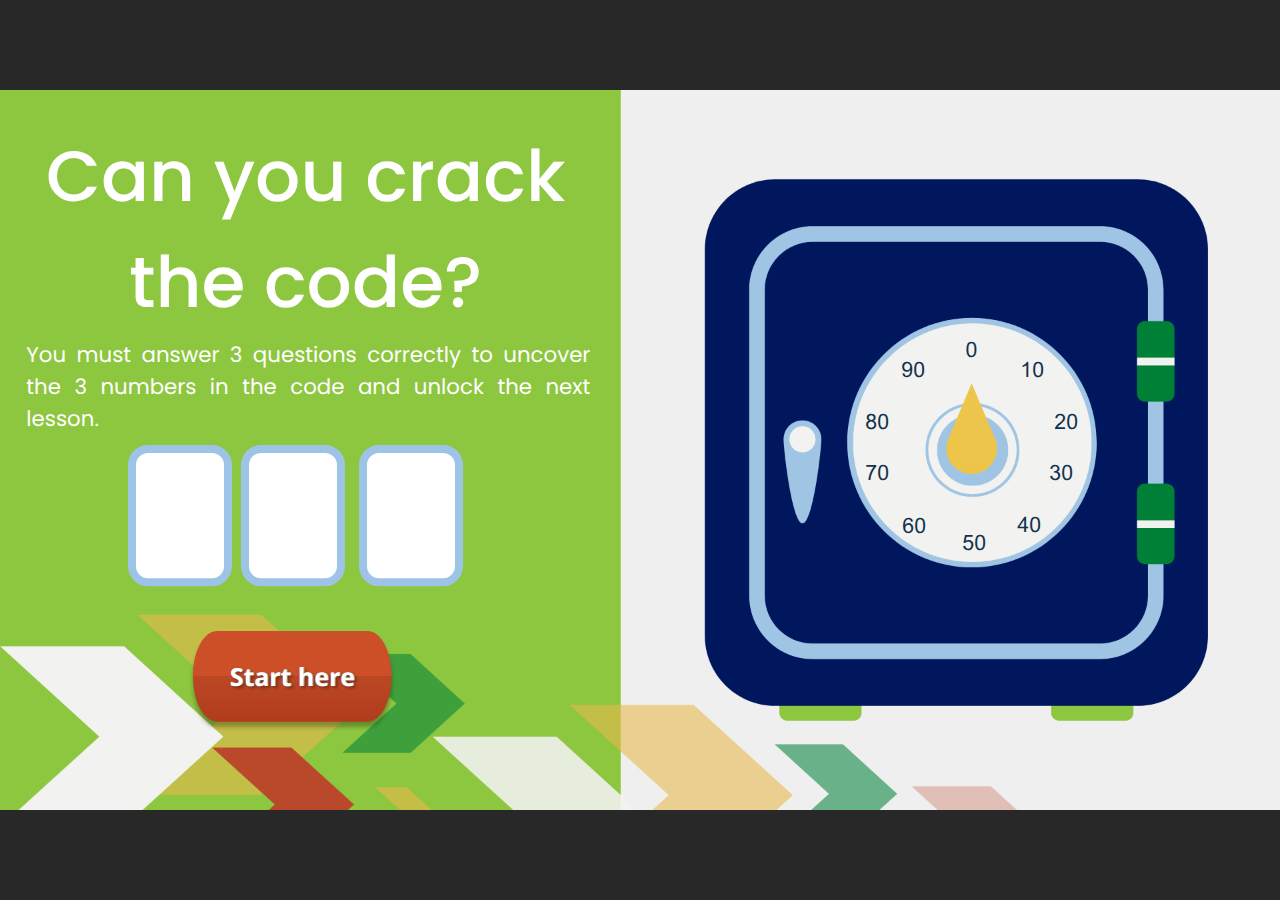
<file: index.html>
<!doctype html>
<html lang="en-US">
<head>
  <meta charset="utf-8">
  <!-- Created using Storyline 360 - http://www.articulate.com  -->
  <!-- version: 3.66.28355.0 -->
  <title>code claim questions</title>
  <meta http-equiv="x-ua-compatible" content="IE=edge"/>
  <meta name="viewport" content="width=device-width,initial-scale=1,user-scalable=no,shrink-to-fit=no,minimal-ui"/>
  <meta name="apple-mobile-web-app-capable" content="yes"/>
  <style>
    html, body { height: 100%; padding: 0; margin: 0 }
    #app { height: 100%; width: 100%; }
  </style>

  <script>
    window.DS = {};
    window.globals = {
      DATA_PATH_BASE: '',
      HAS_FRAME: true,
      HAS_SLIDE: true,

      lmsPresent: false,
      tinCanPresent: false,
      cmi5Present: false,
      aoSupport: false,
      scale: 'noscale',
      captureRc: false,
      browserSize: 'optimal',
      bgColor: '#282828',
      features: 'AccessibleVideo,IE11Warning,InsertSvgPicture,LayerPresentAsDialog,MultipleQuizTracking,QuestionCorrectVariable,UpdatedThemeEditor',
      themeName: 'unified',
      preloaderColor: '#FFFFFF',
      suppressAnalytics: false,
      productChannel: 'stable',
      publishSource: 'storyline',
      aid: 'aid|da12b323-34c6-4577-a41c-5a0708fa4a30',
      cid: '679d8763-bc2d-4cab-8ef1-209d460b1ab8',
      playerVersion: '3.66.28355.0',
      publishTimestamp: '2022-10-06T10:45:30.8021072Z',
      maxIosVideoElements: 10,

      
      parseParams: function(qs) {
        if (window.globals.parsedParams != null) {
          return window.globals.parsedParams;
        }
        qs = (qs || window.location.search.substr(1)).split('+').join(' ');
        var params = {},
            tokens,
            re = /[?&]?([^=]+)=([^&]*)/g;

        while (tokens = re.exec(qs)) {
          params[decodeURIComponent(tokens[1]).trim()] =
            decodeURIComponent(tokens[2]).trim();
        }
        window.globals.parsedParams = params;
        return params;
      }

    };
  </script>
  <script>
    var isIe11 = ('ActiveXObject' in window || window.MSBlobBuilder != null)
      && window.msCrypto != null && !window.ActiveXObject;
    if (isIe11 && window.globals.features.indexOf('IE11Warning') != -1) {
      window.globals.unsupportedBrowser = true;
      document.write(atob('[base64]'));
    }
  </script>
  
  <script>window.THREE = { };</script>
  
</head>
<body style="background: #282828" class="cs-HTML theme-unified">
  <!-- 360 -->
  <script>!function(e){var i=/iPhone/i,o=/iPod/i,n=/iPad/i,t=/(?=.*\bAndroid\b)(?=.*\bMobile\b)/i,d=/Android/i,s=/(?=.*\bAndroid\b)(?=.*\bSD4930UR\b)/i,b=/(?=.*\bAndroid\b)(?=.*\b(?:KFOT|KFTT|KFJWI|KFJWA|KFSOWI|KFTHWI|KFTHWA|KFAPWI|KFAPWA|KFARWI|KFASWI|KFSAWI|KFSAWA)\b)/i,r=/IEMobile/i,h=/(?=.*\bWindows\b)(?=.*\bARM\b)/i,a=/BlackBerry/i,l=/BB10/i,p=/Opera Mini/i,f=/(CriOS|Chrome)(?=.*\bMobile\b)/i,u=/(?=.*\bFirefox\b)(?=.*\bMobile\b)/i,c=new RegExp("(?:Nexus 7|BNTV250|Kindle Fire|Silk|GT-P1000)","i"),w=function(e,i){return e.test(i)},A=function(e){var A=e||navigator.userAgent,v=A.split("[FBAN");if(void 0!==v[1]&&(A=v[0]),this.apple={phone:w(i,A),ipod:w(o,A),tablet:!w(i,A)&&w(n,A),device:w(i,A)||w(o,A)||w(n,A)},this.amazon={phone:w(s,A),tablet:!w(s,A)&&w(b,A),device:w(s,A)||w(b,A)},this.android={phone:w(s,A)||w(t,A),tablet:!w(s,A)&&!w(t,A)&&(w(b,A)||w(d,A)),device:w(s,A)||w(b,A)||w(t,A)||w(d,A)},this.windows={phone:w(r,A),tablet:w(h,A),device:w(r,A)||w(h,A)},this.other={blackberry:w(a,A),blackberry10:w(l,A),opera:w(p,A),firefox:w(u,A),chrome:w(f,A),device:w(a,A)||w(l,A)||w(p,A)||w(u,A)||w(f,A)},this.seven_inch=w(c,A),this.any=this.apple.device||this.android.device||this.windows.device||this.other.device||this.seven_inch,this.phone=this.apple.phone||this.android.phone||this.windows.phone,this.tablet=this.apple.tablet||this.android.tablet||this.windows.tablet,"undefined"==typeof window)return this},v=function(){var e=new A;return e.Class=A,e};"undefined"!=typeof module&&module.exports&&"undefined"==typeof window?module.exports=A:"undefined"!=typeof module&&module.exports&&"undefined"!=typeof window?module.exports=v():"function"==typeof define&&define.amd?define("isMobile",[],e.isMobile=v()):e.isMobile=v()}(this);
    window.isMobile.apple.tablet = window.isMobile.apple.tablet ||
      (navigator.platform === 'MacIntel' && navigator.maxTouchPoints > 1);
    window.isMobile.apple.device = window.isMobile.apple.device || window.isMobile.apple.tablet;
    window.isMobile.tablet = window.isMobile.tablet || window.isMobile.apple.tablet;
    window.isMobile.any = window.isMobile.any || window.isMobile.apple.tablet;
  </script>

  <div id="focus-sink" tabindex="-1"></div>

  <div id="preso"></div>
  <script>
    (function() {

      var classTypes = [ 'desktop', 'mobile', 'phone', 'tablet' ];

      var addDeviceClasses = function(prefix, testObj) {
        var curr, i;
        for (i = 0; i < classTypes.length; i++) {
          curr = classTypes[i];
          if (testObj[curr]) {
            document.body.classList.add(prefix + curr);
          }
        }
      };

      var params = window.globals.parseParams(),
          isDevicePreview = params.devicepreview === '1',
          isPhoneOverride = params.deviceType === 'phone' || (isDevicePreview && params.phone == '1'),
          isTabletOverride = (params.deviceType === 'tablet' || isDevicePreview) && !isPhoneOverride,
          isMobileOverride = isPhoneOverride || isTabletOverride;

      var deviceView = {
        desktop: !window.isMobile.any && !isMobileOverride,
        mobile: window.isMobile.any || isMobileOverride,
        phone: isPhoneOverride || (window.isMobile.phone && !isTabletOverride),
        tablet: isTabletOverride || window.isMobile.tablet
      };

      window.globals.deviceView = deviceView;
      window.isMobile.desktop = !window.isMobile.any;
      window.isMobile.mobile = window.isMobile.any;

      addDeviceClasses('view-', deviceView);

    })();
  </script>
  
  <script src='story_content/user.js' type=text/javascript></script>
  <div class="slide-loader"></div>

  <script>
    var doc = document, loader = doc.body.querySelector('.slide-loader'); [ 1, 2, 3 ].forEach(function(n) { var d = doc.createElement('div'); d.style.backgroundColor = window.globals.preloaderColor; d.classList.add('mobile-loader-dot'); d.classList.add('dot' + n); loader.appendChild(d); });
  </script>

  <div class="mobile-load-title-overlay" style="display: none">
    <div class="mobile-load-title">code claim questions</div>
  </div>

  <div class="mobile-chrome-warning"></div>

  <div class="warn-connection-dialog" style="display:none">
  <div class="warn-connection-content">
    <p>Internet connection lost</p>
    <p class="warn-connection-status"></p>
    <div class="warn-ui"></div>
  </div>
</div>

<style>
  .warn-connection-dialog {
    background: transparent;
    pointer-events: none;
    position: fixed;
    left: 0;
    top: 0;
    width: 100%;
    height: 100%;
    z-index: 999;
  }

  .warn-connection-content {
    position: absolute;
    width: 170px;
    border-radius: 10px;
    background: white;
    border: 1px solid #ccc;
    color: black;
    box-shadow: 0 5px 40px rgba(0, 0, 0, 5%);
    padding: .6em;
    padding-bottom: none;
    right: 1em;
    top: 1em;
    transition: all 150ms ease-out;
  }

  .warn-connection-dialog.highlight .warn-connection-content {
    background: #ff7575;
    transform: scale(1.05);
  }

  .warn-connection-content p {
    margin: 0; padding: 0;
  }

  .warn-ui {
    position: absolute;
    bottom: 1em;
    width: 100%;
  }
  .warn-connection-status {
    color: red;
  }

  .highlight .warn-connection-status {
    color: white;
  }

  .is-offline .cs-panel * {
    pointer-events: none !important;
  }

  .is-offline .cs-panel {
    pointer-events: all !important;
  }

  .is-offline #nav-controls * {
    pointer-events: none !important;
  }

  .is-offline #nav-controls {
    pointer-events: all !important;
  }
</style>

<script>
  (function() {
    window.DS.connection = {
      warningShown: false,
      assets: {},
      loadingAssetGroup: false
    };

    // @TODO this is POC code and can be cleaned up a bit more if we move forward
    // with the feature

    // The `window.globals.features` variable must be set in `webpack.dev.config` when testing locally - it is not enough
    // to have it in the data - but it must be set there as well.
    var useConnectionMessages = window.AbortController != null && window.location.protocol != 'file:' &&
      window.globals.features.indexOf('ConnectionMessages') != -1;

    window.DS.connection.useConnectionMessages = useConnectionMessages

    var noConnection = 'retrying...';
    var warnEl = document.querySelector('.warn-connection-dialog');
    var statusEl = document.querySelector('.warn-connection-status');

    var assetCount = 0;
    var checkLoadedId;

    function checkAssetsReady() {
      for (var i in DS.connection.assets) {
        if (!DS.connection.assets[i].success) {
          return false;
        }
      }
      return true;
    }

    function stopAssetGroup() {
      if (!useConnectionMessages) { return; }

      assetCount = 0;

      DS.connection.oldAssetGroup = DS.connection.assets;
      DS.connection.assets = {};
      DS.connection.loadingAssetGroup = false;
      clearInterval(checkLoadedId);
    }

    function startAssetGroup() {
      if (!useConnectionMessages) { return; }
      var ticks = 0;
      clearInterval(checkLoadedId);
      checkLoadedId = setInterval(function() {
        var loaded = 0;
        if (assetCount === 0 && loaded === 0) {
          clearInterval(checkLoadedId);
          return;
        }

        for (var i in DS.connection.assets) {
          if (DS.connection.assets[i].success) {
            loaded++;
          }
        }

        if (assetCount === loaded && checkAssetsReady()) {
          for (var i in DS.connection.assets) {
            if (DS.connection.assets[i].action) {
              DS.connection.assets[i].action();
            }
          }
          hideWarning();
          stopAssetGroup();
        }
      }, 100)
    }

    function requiredAsset(url, action, retry, type) {
      if (!useConnectionMessages) { return; }
      if (DS.connection.assets[url]) { return; }

      DS.connection.assets[url] = {
        success: false, action: action, retry: retry, type: type
      };
      assetCount = Object.keys(DS.connection.assets).length;
      if (!DS.connection.loadingAssetGroup) {
        startAssetGroup();
      }
      DS.connection.loadingAssetGroup = true;
    }

    function assetLoaded(url) {
      if (!useConnectionMessages) { return; }
      if (DS.connection.assets[url]) {
        DS.connection.assets[url].success = true;
      }
    }

    function assetFailed(url) {
      if (!useConnectionMessages) { return; }
      if (!DS.connection.assets[url]) {
        if (/\.js$/.test(url)) {
          setTimeout(function() {
            if (DS.connection.lastSlideLoaded != null) {
              DS.connection.lastSlideLoaded();
            }
          }, 300);
        }
        return;
      }
      if (!DS.connection.warningShown) { showWarning(); }
      if (DS.connection.assets[url].retry) {
        setTimeout(function() {
          if (!DS.connection.assets[url].success) {
            DS.connection.assets[url].retry()
          }
        }, 200);
      }
    }

    function hideWarning() {
      document.body.classList.remove('is-offline');
      DS.connection.warningShown = false;
      statusEl.innerHTML = 'connected!';
      warnEl.style.display = 'none';
    }
    DS.connection.hideWarning = hideWarning

    function showWarning(btn) {
      document.body.classList.add('is-offline')
      DS.connection.warningShown = true;
      warnEl.style.display = 'block';
      statusEl.innerHTML = noConnection;
    }

    function highlighWarning() {
      warnEl.classList.add('highlight');
      setTimeout(function() {
        warnEl.classList.remove('highlight');
      }, 500);
    }

    statusEl.innerHTML = noConnection;

    // these will all be noops if the feature flag isn't set in
    // the data and `window.globals.features`
    DS.connection.requiredAsset = requiredAsset;
    DS.connection.assetLoaded = assetLoaded;
    DS.connection.assetFailed = assetFailed;
    DS.connection.stopAssetGroup = stopAssetGroup;
    DS.connection.startAssetGroup = startAssetGroup;

    document.addEventListener('pointerup', e => {
      if (e.target.classList.contains('cs-panel') ||
        e.target.classList.contains('bottom-ui-bg')  ||
        e.target.classList.contains('slide-object')  ||
        e.target.id === 'nav-controls') {
        highlighWarning();
      }
    });
  })();
</script>


  <script>
    
    if (window.autoSpider && window.vInterfaceObject) {
      document.querySelector('.mobile-load-title-overlay').style.display = 'none';
    }
  </script>

  

  <link rel="stylesheet" href="html5/data/css/output.min.css" data-noprefix/>
</body>
<script src="html5/lib/scripts/bootstrapper.min.js"></script>
</html>
</file>
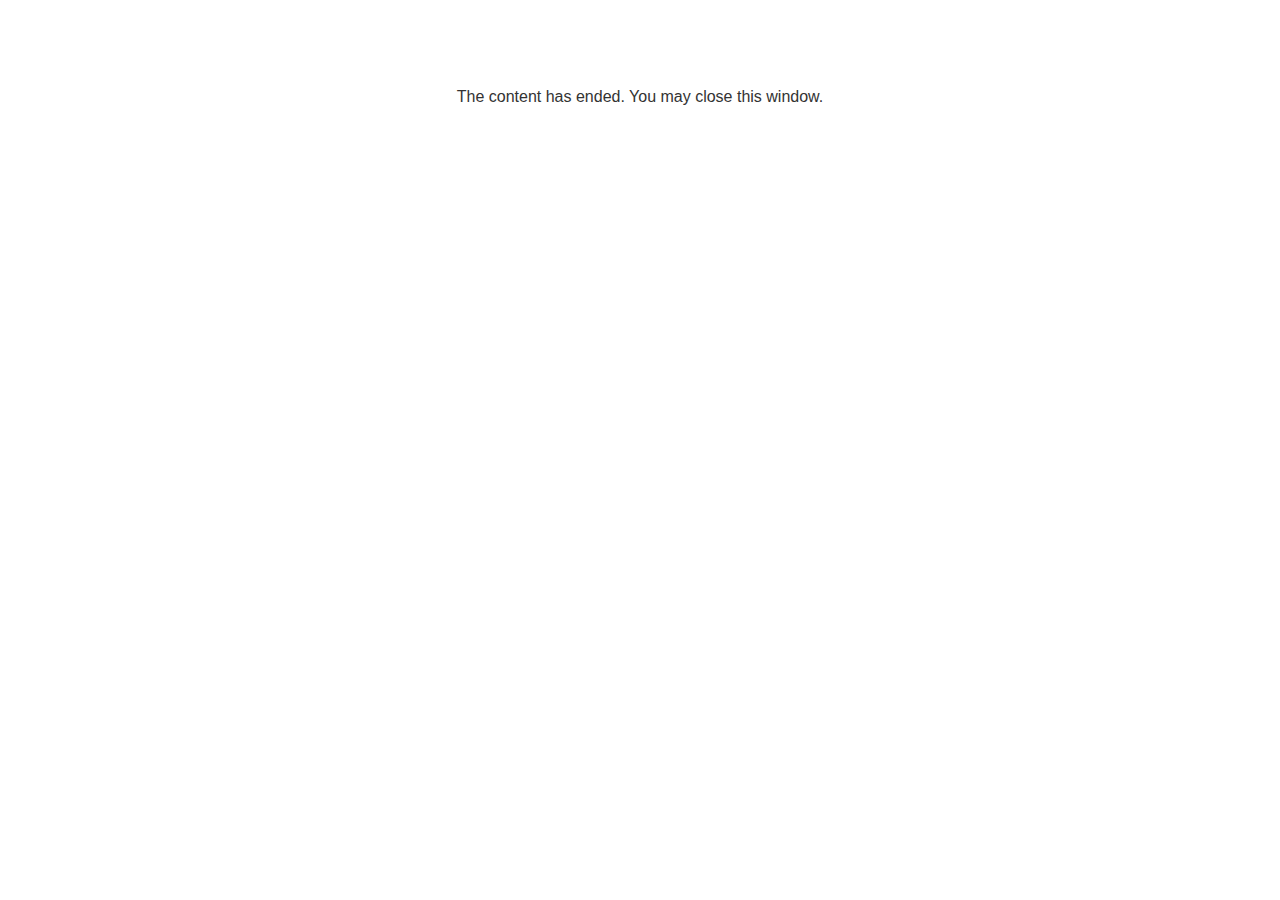
<file: lms/goodbye.html>
<!doctype html>
<html>
<body style="background-color: #ffffff;">

<p role="alert" style="color: #333333;font-family: Lato, articulate, tahoma, arial;font-size: medium;text-align: center;">
<br><br><br><br>
The content has ended. You may close this window.
</p>

</body>
</html>
</file>
<file: html5/data/css/output.min.css>
@font-face {
  font-family: 'LatoBold Charset1_ Bold473AF5F1';
  src: url('[data-uri]');
  font-style: normal;
  font-weight: normal;
}
@font-face {
  font-family: 'Lato Charset1_ 6hc3uf30DFB7EF28';
  src: url('[data-uri]');
  font-style: normal;
  font-weight: normal;
}
@font-face {
  font-family: 'Arial Charset1_ 6m1ZQ2E842F7E4C';
  src: url('[data-uri]');
  font-style: normal;
  font-weight: normal;
}
@font-face {
  font-family: 'Poppins Medium Charset127E13FE2';
  src: url('[data-uri]');
  font-style: normal;
  font-weight: normal;
}
@font-face {
  font-family: 'Poppins Charset1_ 65MiKCBBAAA51';
  src: url('[data-uri]');
  font-style: normal;
  font-weight: normal;
}
@font-face {
  font-family: 'Open SansBold CharsBoldA8AC2D26';
  src: url('[data-uri]');
  font-style: normal;
  font-weight: normal;
}
@font-face {
  font-family: 'Arial Charset0_v8wz5YMo9EE9FF07';
  src: url('[data-uri]');
  font-style: normal;
  font-weight: normal;
}
@font-face {
  font-family: 'Poppins Medium Charset0D5BA7F27';
  src: url('[data-uri]');
  font-style: normal;
  font-weight: normal;
}
@font-face {
  font-family: 'Poppins Charset0_v2mjarC8F1F06F';
  src: url('[data-uri]');
  font-style: normal;
  font-weight: normal;
}
@font-face {
  font-family: 'Open Sans Charset0_v9TY33EDE6F2';
  src: url('[data-uri]');
  font-style: normal;
  font-weight: normal;
}
@font-face {
  font-family: 'Open SansBold CharsBoldE47A47C6';
  src: url('[data-uri]');
  font-style: normal;
  font-weight: normal;
}
.cs-HTML {
  background: rgba(40, 40, 40, 1);
}
.cs-pxabnsnfns00001100101 .cs-infopanel  {
  box-shadow: 0 1px 0 rgba(0, 0, 0, 0);
  background: rgba(255, 255, 255, 1);
}
.cs-pxabnsnfns00001100101 .cs-infopanel .cs-link {
  color: rgba(186, 187, 186, 1);
}
.cs-pxabnsnfns00001100101 .cs-infopanel .cs-link:hover {
  color: rgba(255, 255, 255, 1);
}
.cs-pxabnsnfns00001100101 .cs-infopanel .cs-name {
  color: rgba(68, 68, 68, 1);
}
.cs-pxabnsnfns00001100101 .cs-infopanel .cs-title {
  color: rgba(153, 153, 153, 1);
}
.cs-pxabnsnfns00001100101 .cs-infopanelpopup  {
  box-shadow: 0 1px 0 rgba(0, 0, 0, 0);
  background: rgba(0, 0, 0, 0);
}
.cs-pxabnsnfns00001100101 .cs-infopanelpopup .cs-link {
  color: rgba(255, 0, 0, 1);
}
.cs-pxabnsnfns00001100101 .cs-infopanelpopup .cs-link:hover {
  color: rgba(255, 255, 255, 1);
}
.cs-pxabnsnfns00001100101 .cs-infopanelpopup .cs-name {
  color: rgba(255, 255, 255, 1);
}
.cs-pxabnsnfns00001100101 .cs-infopanelpopup .cs-bio {
  color: rgba(186, 187, 186, 1);
}
.cs-pxabnsnfns00001100101 .cs-timer  {
  color: rgba(186, 187, 186, 1);
}
.cs-pxabnsnfns00001100101 .cs-duration stop:first-child {
  stop-color: rgba(60, 60, 60, 1);
}
.cs-pxabnsnfns00001100101 .cs-duration stop:last-child {
  stop-color: rgba(60, 60, 60, 1);
}
.cs-pxabnsnfns00001100101 .cs-elapsed stop:first-child {
  stop-color: rgba(254, 227, 71, 1);
}
.cs-pxabnsnfns00001100101 .cs-elapsed stop:last-child {
  stop-color: rgba(254, 227, 71, 1);
}
.cs-pxabnsnfns00001100101 .cs-timer .cs-pie .cs-innerstroke {
  stroke: rgba(199, 199, 199, 1);
}
.cs-pxabnsnfns00001100101 .cs-timer .cs-pie .cs-innerborder {
  stroke: rgba(255, 255, 255, 1);
}
.cs-pxabnsnfns00001100101 .cs-window  {
  box-shadow: 0 8px 5px rgba(0, 0, 0, 0.2);
  border-color: rgba(49, 99, 0, 0);
  background: rgba(33, 33, 33, 1);
  color: rgba(248, 248, 248, 1);
}
.cs-pxabnsnfns00001100101 .cs-window .cs-diva {
  border-color: rgba(78, 78, 78, 1);
}
.cs-pxabnsnfns00001100101 .cs-window .cs-divb {
  border-color: rgba(78, 78, 78, 0);
}
.cs-pxabnsnfns00001100101 .cs-editor .cs-editor-slide {
  color: rgba(226, 226, 226, 1);
}
.cs-pxabnsnfns00001100101 .cs-editor .cs-editor-html {
  color: rgba(186, 187, 186, 1);
}
.cs-pxabnsnfns00001100101 .cs-editor .cs-editor-button {
  text-shadow: 0 1px 0 rgba(0, 0, 0, 0);
  color: rgba(255, 255, 255, 1);
  border-color: rgba(211, 211, 211, 1);
  background: rgba(34, 34, 34, 1);
}
.cs-pxabnsnfns00001100101 .cs-editor .cs-editor-button:hover {
  background: rgba(68, 68, 68, 1);
}
.cs-pxabnsnfns00001100101 .cs-editor .cs-editor-button:active {
  background: rgba(68, 68, 68, 1);
}
.cs-pxabnsnfns00001100101 .cs-listitem  {
  color: rgba(186, 187, 186, 1);
  border-color: none;
  border: 1px solid transparent;
}
.cs-pxabnsnfns00001100101 .cs-listitem:hover {
  background: rgba(255, 255, 255, 0.06);
  border-color: rgba(108, 108, 108, 1) !important;
  border-width: 1px;
  border-radius: 2px;
  border-style: solid;
  box-sizing: border-box;
}
.cs-pxabnsnfns00001100101 .cs-listitem.hover {
  background: rgba(255, 255, 255, 0.06);
  border-color: rgba(108, 108, 108, 1) !important;
  border-width: 1px;
  border-radius: 2px;
  border-style: solid;
  box-sizing: border-box;
}
.cs-pxabnsnfns00001100101 .cs-glossary  {
  color: rgba(186, 187, 186, 1);
}
.cs-pxabnsnfns00001100101 .cs-glossary .cs-scrolling-panel {
  background: rgba(0, 0, 0, 0);
}
.cs-pxabnsnfns00001100101 .cs-glossary .cs-term.cs-selected .cs-choice-list-trigger {
  color: rgba(255, 255, 255, 1);
  background: rgba(255, 255, 255, 1);
}
.cs-pxabnsnfns00001100101 .cs-glossary .cs-term.cs-selected .cs-choice-list-trigger:focus {
  color: rgba(255, 255, 255, 1);
  background: rgba(255, 255, 255, 1);
}
.cs-pxabnsnfns00001100101 .cs-glossary .cs-term:hover .cs-choice-list-trigger {
  background: rgba(186, 187, 186, 1);
}
.cs-pxabnsnfns00001100101 .cs-glossary .cs-term.hover .cs-choice-list-trigger {
  background: rgba(186, 187, 186, 1);
}
.cs-pxabnsnfns00001100101 .cs-glossary .cs-term .cs-choice-list-trigger:focus {
  background: rgba(186, 187, 186, 1);
}
.cs-pxabnsnfns00001100101 .cs-glossary .cs-diva {
  border-color: rgba(0, 0, 0, 0);
}
.cs-pxabnsnfns00001100101 .cs-glossary .cs-divb {
  border-color: rgba(0, 0, 0, 0);
}
.cs-pxabnsnfns00001100101 .cs-glossary .cs-divc {
  border-color: rgba(0, 0, 0, 0);
}
.cs-pxabnsnfns00001100101 .cs-glossary .cs-heading {
  color: rgba(248, 248, 248, 1);
  font-weight: 700;
}
.note-content p span {
  color: rgba(186, 187, 186, 1);
  line-height: 1.4em;
  font-size: 103.769%;
}
.cs-pxabnsnfns00001100101 .cs-resource .cs-separator {
  border-color: rgba(0, 0, 0, 0);
}
.cs-pxabnsnfns00001100101 .cs-outline  {
  color: rgba(45, 45, 45, 1);
}
.cs-pxabnsnfns00001100101 .cs-outline .cs-diva {
  border-color: rgba(0, 0, 0, 0);
}
.cs-pxabnsnfns00001100101 .cs-outline .cs-divb {
  border-color: rgba(0, 0, 0, 0);
}
.cs-pxabnsnfns00001100101 .cs-outline .cs-divc {
  border-color: rgba(0, 0, 0, 0);
}
.cs-pxabnsnfns00001100101 .cs-outline .cs-search-filter:hover {
  color: rgba(0, 0, 0, 0);
}
.cs-pxabnsnfns00001100101 .cs-outline .cs-search-filter.hover {
  color: rgba(0, 0, 0, 0);
}
.cs-pxabnsnfns00001100101 .cs-transcript  {
  color: rgba(255, 255, 255, 1);
}
.cs-pxabnsnfns00001100101 .cs-transcript .cs-div {
  border-color: rgba(0, 0, 0, 0);
}
.cs-pxabnsnfns00001100101 .cs-tabs:not(.topmenu-item) {
  color: rgba(248, 248, 248, 1);
}
.cs-pxabnsnfns00001100101 .cs-tabs .cs-inner-button:not(.topmenu-item) {
  text-shadow: 0 1px 0 rgba(0, 0, 0, 0);
}
.cs-pxabnsnfns00001100101 .cs-tabs:hover:not(.topmenu-item) {
  color: rgba(248, 248, 248, 1);
}
.cs-pxabnsnfns00001100101 .cs-tabs.cs-selected {
  background: rgba(0, 0, 0, 0);
  color: rgba(248, 248, 248, 1);
}
.cs-pxabnsnfns00001100101 .cs-seekcontrol  {
  background: rgba(0, 0, 0, 0);
  border-color: rgba(0, 0, 0, 0);
}
.cs-pxabnsnfns00001100101 .cs-seekcontrol .cs-button:hover .cs-icon {
  fill: rgba(255, 255, 255, 1);
}
.cs-pxabnsnfns00001100101 .cs-seekcontrol .cs-button.hover .cs-icon {
  fill: rgba(255, 255, 255, 1);
}
.cs-pxabnsnfns00001100101 .cs-seekcontrol .cs-button .cs-icon-shadow {
  fill: rgba(0, 0, 0, 0);
}
.cs-pxabnsnfns00001100101 .cs-seekcontrol .cs-button .cs-icon {
  fill: rgba(180, 180, 180, 1);
}
.cs-pxabnsnfns00001100101 .cs-seekcontrol .cs-seek .cs-fill {
  background: rgba(255, 255, 255, 0.6);
}
.cs-pxabnsnfns00001100101 .cs-seekcontrol .cs-seek {
  background: rgba(108, 108, 108, 1);
  border-color: rgba(0, 0, 0, 0);
}
.cs-pxabnsnfns00001100101 .cs-searchinput .cs-input {
  color: rgba(186, 187, 186, 1);
  border-color: rgba(0, 0, 0, 0);
  background: rgba(255, 255, 255, 0.06);
}
.cs-pxabnsnfns00001100101 .cs-searchinput .cs-input:focus {
  color: rgba(248, 248, 248, 1);
  background: rgba(41, 41, 41, 1);
}
.cs-pxabnsnfns00001100101 .cs-searchinput .cs-input:hover {
  box-shadow: inset 0 0 1px 0 rgba(69, 126, 19, 0);
}
.cs-pxabnsnfns00001100101 .cs-searchinput .cs-input.hover {
  box-shadow: inset 0 0 1px 0 rgba(69, 126, 19, 0);
}
.cs-pxabnsnfns00001100101 .cs-searchinput .cs-button .cs-icon {
  fill: rgba(186, 187, 186, 1);
}
.cs-pxabnsnfns00001100101 .cs-searchinput .cs-button:hover {
  fill: rgba(63, 133, 0, 1);
}
.cs-pxabnsnfns00001100101 .cs-searchinput .cs-button.hover {
  fill: rgba(63, 133, 0, 1);
}
.cs-pxabnsnfns00001100101 .cs-menu  {
  box-shadow: 0 1px 0 rgba(0, 0, 0, 0);
  background: rgba(33, 33, 33, 1);
}
.cs-pxabnsnfns00001100101 .cs-topmenu-item.active .cs-tab {
  background: rgba(33, 33, 33, 1);
}
.cs-pxabnsnfns00001100101 .cs-logo  {
  box-shadow: 0 1px 0 rgba(37, 75, 0, 1);
  background: rgba(255, 255, 255, 0);
}
.cs-pxabnsnfns00001100101 .cs-checkbox  {
  color: rgba(255, 255, 255, 1);
}
.cs-pxabnsnfns00001100101 .cs-checkbox:hover {
  border-color: rgba(175, 221, 130, 1);
}
.cs-pxabnsnfns00001100101 .cs-checkbox.hover {
  border-color: rgba(175, 221, 130, 1);
}
.cs-pxabnsnfns00001100101 .cs-checkbox .cs-box {
  color: rgba(255, 255, 255, 1);
  border-color: rgba(42, 83, 0, 1);
}
.cs-pxabnsnfns00001100101 .cs-checkbox .cs-box:checked::after {
  color: rgba(43, 196, 0, 1);
}
.cs-pxabnsnfns00001100101 .cs-button  {
  text-shadow: 0 1px 0 rgba(0, 0, 0, 0);
  color: rgba(186, 187, 186, 1);
  border-color: rgba(0, 0, 0, 0);
  background: rgba(0, 0, 0, 0);
  box-shadow: 0 1px 0 rgba(0, 0, 0, 0);
}
.cs-pxabnsnfns00001100101 .cs-button .cs-icon {
  fill: rgba(186, 187, 186, 1);
}
.cs-pxabnsnfns00001100101 .cs-button .cs-icon-shadow {
  fill: rgba(0, 0, 0, 0);
}
.cs-pxabnsnfns00001100101 .cs-button:hover {
  background: rgba(248, 248, 248, 1);
}
.cs-pxabnsnfns00001100101 .cs-button.hover {
  background: rgba(248, 248, 248, 1);
}
.cs-pxabnsnfns00001100101 .cs-button:active {
  background: rgba(0, 0, 0, 0);
}
.cs-pxabnsnfns00001100101 .cs-button.cs-disabled:hover {
  background: rgba(0, 0, 0, 0);
}
.cs-pxabnsnfns00001100101 .cs-button.cs-disabled.hover {
  background: rgba(0, 0, 0, 0);
}
.cs-pxabnsnfns00001100101 .cs-button.cs-disabled:active {
  background: rgba(0, 0, 0, 0);
}
.cs-pxabnsnfns00001100101 .cs-button.cs-volume:hover {
  background: rgba(0, 0, 0, 0);
}
.cs-pxabnsnfns00001100101 .cs-button.cs-volume.hover {
  background: rgba(0, 0, 0, 0);
}
.cs-pxabnsnfns00001100101 .cs-button.cs-volume:active {
  background: rgba(0, 0, 0, 0);
}
.cs-pxabnsnfns00001100101.cs-base  {
  color: rgba(186, 187, 186, 1);
  border-color: rgba(40, 40, 40, 1);
  background: rgba(40, 40, 40, 1);
}
.cs-pxabnsnfns00001100101.cs-base .cs-separator .cs-diva {
  background: rgba(69, 69, 69, 1);
}
.cs-pxabnsnfns00001100101.cs-base .cs-separator .cs-divb {
  background: rgba(0, 0, 0, 0);
}
.cs-pxabnsnfns00001100101.cs-base .cs-topmenu-item.active .cs-tab {
  border-color: rgba(69, 69, 69, 1);
}
.cs-pxabnsnfns00001100101.cs-base .cs-topmenu-item.active .cs-panel {
  border-color: rgba(69, 69, 69, 1);
}
.cs-pxabnsnfns00001100101.cs-base .cs-left {
  background: rgba(33, 33, 33, 1);
}
.cs-pxabnsnfns00001100101.cs-base .cs-area-primary .cs-slide-container {
  background: rgba(40, 40, 40, 1);
}
.cs-pxabnsnfns00001100101.cs-base.cs-custom-theme .cs-brandhighlight-bg {
  background: rgba(157, 195, 230, 1) !important;
}
.cs-pxabnsnfns00001100101.cs-base.cs-custom-theme .cs-brandhighlight-secondary-bg {
  background: rgba(255, 255, 255, 1) !important;
}
.cs-pxabnsnfns00001100101.cs-base.cs-custom-theme .cs-brandhighlight-border {
  border-color: rgba(157, 195, 230, 1) !important;
}
.cs-pxabnsnfns00001100101.cs-base.cs-custom-theme .cs-brandhighlight-text {
  color: rgba(157, 195, 230, 1) !important;
}
.cs-pxabnsnfns00001100101.cs-base.cs-custom-theme .cs-brandhighlight-fill {
  fill: rgba(157, 195, 230, 1) !important;
}
.cs-pxabnsnfns00001100101.cs-base.cs-custom-theme .cs-listitem.cs-selected {
  background-color: rgba(255, 255, 255, 0.06) !important;
}
.cs-pxabnsnfns00001100101 .cs-volume::-moz-range-thumb {
  border-color: rgba(43, 85, 0, 1);
  box-shadow: inset 0 0 1px 0 rgba(43, 85, 0, 1);
  background: rgba(255, 255, 255, 1);
}
.cs-pxabnsnfns00001100101 .cs-volume::-ms-thumb {
  border-color: rgba(43, 85, 0, 1);
  box-shadow: inset 0 0 1px 0 rgba(43, 85, 0, 1);
  background: rgba(255, 255, 255, 1);
}
.cs-pxabnsnfns00001100101 .cs-volume::-webkit-slider-thumb {
  border-color: rgba(43, 85, 0, 1);
  box-shadow: inset 0 0 1px 0 rgba(43, 85, 0, 1);
  background: rgba(255, 255, 255, 1);
}
.cs-pxabnsnfns00001100101 .cs-volume::-moz-range-track {
  border-color: rgba(66, 140, 1, 1);
  background: rgba(108, 108, 108, 1);
}
.cs-pxabnsnfns00001100101 .cs-volume::-ms-track {
  border-color: rgba(66, 140, 1, 1);
  background: rgba(108, 108, 108, 1);
}
.cs-pxabnsnfns00001100101 .cs-volume::-webkit-slider-runnable-track {
  border-color: rgba(66, 140, 1, 1);
  background: rgba(108, 108, 108, 1);
}
body.show-focus .tab-focus-box {
  box-shadow: 0 0 0 1px rgba(255, 255, 0, 1), 0 0 0 3px rgba(0, 32, 96, 1), 0 0 5px 5px rgba(255, 255, 0, 1);
  border-color: transparent;
  outline: 2px transparent solid;
}
.skipnav {
  box-shadow: 0 0 0 1px rgba(255, 255, 0, 1), 0 0 0 3px rgba(0, 32, 96, 1), 0 0 5px 5px rgba(255, 255, 0, 1);
  border-color: transparent;
  outline: 2px transparent solid;
}
.cs-pxabnsnfns00001100101 .cs-listitem:hover {
  color: none;
}
.cs-pxabnsnfns00001100101 .cs-listitem.hover {
  color: none;
}
.cs-pxabnsnfns00001100101 .cs-listitem.cs-viewed {
  color: #BABBBA;
}
.cs-pxabnsnfns00001100101 .cs-listitem {
  color: #BABBBA;
}
.cs-pxabnsnfns00001100101 .cs-listitem:hover .cs-icon-carrot * {
  fill: none;
}
.cs-pxabnsnfns00001100101 .cs-listitem.hover .cs-icon-carrot * {
  fill: none;
}
.cs-pxabnsnfns00001100101 .cs-listitem .cs-icon-carrot {
  color: none;
  top: calc(3px);
}
.cs-pxabnsnfns00001100101 .cs-listitem .cs-icon-carrot .cs-shadow {
  color: #F8F8F8;
}
.cs-pxabnsnfns00001100101 .item-collapsible .is-scene {
  color: #F8F8F8 !important;
  font-weight: 700;
}
.cs-pxabnsnfns00001100101 .is-scene .cs-icon-carrot * {
  color: #F8F8F8 !important;
  font-weight: 700;
}
.cs-pxabnsnfns00001100101 .is-scene:not(.outline-links-collapse) > a {
  color: #F8F8F8;
}
.cs-pxabnsnfns00001100101 .is-scene:not(.outline-links-collapse) .cs-icon-carrot * {
  fill: none !important;
  color: #F8F8F8 !important;
}
.cs-pxabnsnfns00001100101 .tabs, .cs-pxabnsnfns00001100101 .cs-logo {
  border-bottom: 1px solid rgba(108, 108, 108, 1);
}
.cs-pxabnsnfns00001100101 .area-secondary-wrapper:after {
  background-image: url('[data-uri]');
  background-size: 100%;
}
.cs-pxabnsnfns00001100101 .panel-footer {
  background: #212121;
}
.cs-pxabnsnfns00001100101 #outline-search {
  background: rgba(255, 255, 255, 0.06);
  border-color: rgba(108, 108, 108, 1);
  border-width: 1px;
  border-style: solid;
}
.cs-pxabnsnfns00001100101 .topmenu-panel #outline-search {
  background: #545454;
}
.cs-pxabnsnfns00001100101 .search-icon circle, .cs-pxabnsnfns00001100101 .search-icon path {
  stroke: #BABBBA;
}
.cs-pxabnsnfns00001100101 #outline-search input[type   =search] {
  color: #F8F8F8;
}
.cs-pxabnsnfns00001100101 #outline-search ::-webkit-input-placeholder {
  color: #BABBBA !important;
}
.cs-pxabnsnfns00001100101 #outline-search :-ms-input-placeholder {
  color: #BABBBA !important;
}
.cs-pxabnsnfns00001100101 #outline-search ::-moz-placeholder {
  color: #BABBBA !important;
  opacity: 1;
}
.cs-pxabnsnfns00001100101 .cs-topmenu-item.active, body:not(.is-touchable-tablet) .cs-pxabnsnfns00001100101 .cs-topmenu-item:hover {
  color: #F8F8F8;
}
.cs-pxabnsnfns00001100101 .cs-topmenu-item.button-tapped {
  color: #F8F8F8;
}
.cs-pxabnsnfns00001100101 .cs-topmenu-item.active .cs-tab, .cs-pxabnsnfns00001100101 .cs-topmenu-item .cs-tab {
  background: transparent !important;
  border: none !important;
}
.cs-pxabnsnfns00001100101 .top-tabs-drop-icon div {
  background: #BABBBA;
}
.cs-pxabnsnfns00001100101 .cs-panel.topmenu-panel .panel-content, .cs-pxabnsnfns00001100101 .top-tabs-drop {
  background: #212121;
}
.cs-pxabnsnfns00001100101 .cs-topmenu-item.active .cs-panel {
  background: #212121;
}
.cs-pxabnsnfns00001100101 .cs-menu.topmenu-panel, .cs-pxabnsnfns00001100101 .top-tabs-drop {
  border: 1px solid rgba(69, 69, 69, 1) !important;
  border-radius: 3px;
}
.cs-pxabnsnfns00001100101 .resources .resources-list a:hover {
  background: rgba(255, 255, 255, 0.06);
}
body:not(.is-touchable-tablet) .cs-pxabnsnfns00001100101 .resources .resources-list a:hover {
  background: rgba(255, 255, 255, 0.06);
}
.cs-pxabnsnfns00001100101 .resources .resources-list a.hover {
  background: rgba(255, 255, 255, 0.06);
}
body:not(.is-touchable-tablet) .cs-pxabnsnfns00001100101 .resources .resources-list a.hover {
  background: rgba(255, 255, 255, 0.06);
}
.cs-pxabnsnfns00001100101 .resources .resources-list a.button-tapped {
  background: rgba(255, 255, 255, 0.06);
}
.cs-pxabnsnfns00001100101 .cs-icon path, .cs-pxabnsnfns00001100101 .cs-icon rect, .cs-pxabnsnfns00001100101 .cs-icon polygon, .cs-pxabnsnfns00001100101 .menu-icon-wrapper.menu-icon-wrapper-hover path {
  fill: #BABBBA;
}
.cs-pxabnsnfns00001100101 .cs-icon .icon-stroke-only {
  fill: none !important;
  stroke: #BABBBA !important;
}
body:not(.is-touchable-tablet) .cs-pxabnsnfns00001100101 .cs-button:hover .cs-icon path, body:not(.is-touchable-tablet) .cs-pxabnsnfns00001100101 .cs-button:hover .cs-icon rect, body:not(.is-touchable-tablet) .cs-pxabnsnfns00001100101 .cs-button:hover .cs-icon polygon {
  fill: #F8F8F8;
}
body:not(.is-touchable-tablet) .cs-pxabnsnfns00001100101 .cs-tabs:hover .search-icon circle, body:not(.is-touchable-tablet) .cs-pxabnsnfns00001100101 .cs-tabs:hover .search-icon path {
  stroke: #F8F8F8;
}
.cs-pxabnsnfns00001100101 .cs-button.button-tapped .cs-icon path, .cs-pxabnsnfns00001100101 .cs-button.button-tapped .cs-icon rect, .cs-pxabnsnfns00001100101 .cs-button.button-tapped .cs-icon polygon {
  fill: #F8F8F8;
}
body:not(.is-touchable-tablet) .cs-pxabnsnfns00001100101 .cs-button:hover .cs-icon .icon-stroke-only {
  fill: none !important;
  stroke: #F8F8F8 !important;
}
.cs-pxabnsnfns00001100101 .cs-button:button-tapped .cs-icon .icon-stroke-only {
  fill: none !important;
  stroke: #F8F8F8 !important;
}
.cs-pxabnsnfns00001100101 .menu-icon-wrapper.menu-icon-wrapper-hover svg path {
  fill: #F8F8F8;
}
.floating-sidebar:not(.sidebar-closed) .cs-pxabnsnfns00001100101 #hamburger .menu-icon-wrapper svg path {
  fill: #BABBBA;
}
.floating-sidebar:not(.sidebar-closed) .cs-pxabnsnfns00001100101 #hamburger .menu-icon-wrapper.menu-icon-wrapper-hover svg path {
  fill: #F8F8F8;
}
.cs-pxabnsnfns00001100101 .volume .btn:before {
  background-image: url('[data-uri]');
}
.cs-pxabnsnfns00001100101 .volume-track {
  background: #6C6C6C;
}
.cs-pxabnsnfns00001100101 .volume-icon circle {
  stroke: #BABBBA;
}
.cs-pxabnsnfns00001100101 .cs-settings > .settings-panel {
  background: #212121;
  border: 1px solid rgba(69, 69, 69, 1) !important;
  border-radius: 3px;
}
.cs-pxabnsnfns00001100101 .cs-settings > .panel-down-arrow {
  fill: #212121;
}
.cs-pxabnsnfns00001100101 .switch-toggle .border {
  stroke: #7C7C7C;
}
.cs-pxabnsnfns00001100101 .switch-toggle .thumb-off .thumb {
  fill: #A2A2A2;
}
.cs-pxabnsnfns00001100101 .switch-toggle .thumb-on .track {
  fill: rgba(157, 195, 230, 1);
}
.cs-pxabnsnfns00001100101 .switch-toggle .thumb-off .track {
  fill: rgba(255, 255, 255, 0.1);
}
.cs-pxabnsnfns00001100101 .switch-label {
  color: #BABBBA;
}
.cs-pxabnsnfns00001100101 .cs-panel .scrollarea-btn:after {
  background: rgba(179, 180, 179, 0.75);
}
.scrollarea-scrollbar:hover .scrollarea-btn:after, .scrollarea-scrollbar.highlight-scrollbar .scrollarea-btn:after {
  background: rgba(179, 180, 179, 0.75);
}
.floating-sidebar .sidebar-overlay {
  background: rgba(0, 0, 0, 0.85);
}
.cs-pxabnsnfns00001100101 .overlay-message {
  background: rgba(0, 0, 0, 0.85);
}
.cs-pxabnsnfns00001100101 .top-ui-bg, .cs-pxabnsnfns00001100101 .bottom-ui-bg, .cs-pxabnsnfns00001100101 .right-ui-bg, .cs-pxabnsnfns00001100101 .left-ui-bg {
  background: rgba(40, 40, 40, 0.8);
}
.cs-pxabnsnfns00001100101 .circle-progress-bg {
  fill: #282828;
}
.cs-pxabnsnfns00001100101 .circle-progress-well {
  fill: #6C6C6C;
}
.cs-pxabnsnfns00001100101 .circle-progress-pie {
  stroke: #6C6C6C;
}
.cs-pxabnsnfns00001100101 .lightbox .option-pane {
  background: rgba(40, 40, 40, 0.8);
}
.cs-pxabnsnfns00001100101 .lightbox .option-pane:before {
  background: #282828;
}
.cs-pxabnsnfns00001100101 .message-window {
  background: #212121;
  border: 1px solid rgba(69, 69, 69, 1) !important;
  border-radius: 3px;
}
.cs-pxabnsnfns00001100101 .message-window-header p, .cs-pxabnsnfns00001100101 .message-window-text {
  color: #F8F8F8;
}
.cs-pxabnsnfns00001100101 .message-window-header p {
  border-bottom: 1px solid rgba(255, 255, 255, 1);
}
.cs-pxabnsnfns00001100101 .message-window button.slide-object-button {
  border: 1px solid rgba(255, 255, 255, 1) !important;
}
.cs-pxabnsnfns00001100101 .message-window button.slide-object-button:hover {
  background: rgba(255, 255, 255, 0.06) !important;
}
.message-window .slide-object-button tspan, .message-window .slide-object-button-text tspan {
  fill: #F8F8F8 !important;
}
body:not(.is-touchable-tablet) .cs-pxabnsnfns00001100101 .cs-button:hover .text {
  color: #F8F8F8;
}
.cs-pxabnsnfns00001100101 .cs-button.button-tapped .text {
  color: #F8F8F8;
}
.cs-pxabnsnfns00001100101.cs-base {
  background: #282828;
}
.cs-pxabnsnfns00001100101 .cs-menu {
  background: transparent;
}
.cs-pxabnsnfns00001100101 .progress-bar .progress-bar-fill:after {
  background: #FFFFFF !important;
}
.cs-pxabnsnfns00001100101 .volume-dot {
  background: #FFFFFF !important;
}
.fn-npnxnanbsnfns00001100101 {
  font-family: 'Lato22AB4CAF';
  -webkit-font-variant-ligatures: no-common-ligatures;
  font-variant-ligatures: no-common-ligatures;
}
.fn-pxabnsnfns00001100101 {
  font-family: 'Lato22AB4CAF';
  -webkit-font-variant-ligatures: no-common-ligatures;
  font-variant-ligatures: no-common-ligatures;
}
.fn-npxnabnsnfns00001100101 {
  font-family: 'Lato22AB4CAF';
  -webkit-font-variant-ligatures: no-common-ligatures;
  font-variant-ligatures: no-common-ligatures;
}
.fn-npnxnanbnsnfns00001100101 {
  font-family: 'Lato22AB4CAF';
  -webkit-font-variant-ligatures: no-common-ligatures;
  font-variant-ligatures: no-common-ligatures;
}
.fn-pxabnsnfns00001100100 {
  font-family: 'Lato22AB4CAF';
  -webkit-font-variant-ligatures: no-common-ligatures;
  font-variant-ligatures: no-common-ligatures;
}
@font-face {
  font-family: 'Lato22AB4CAF';
  src: url('[data-uri]');
  font-style: normal;
  font-weight: bold;
}
@font-face {
  font-family: 'Lato22AB4CAF';
  src: url('[data-uri]');
  font-style: normal;
  font-weight: normal;
}
.cs-InvalidPromptSlide .cs-6a7G472Q7O7-InvalidPromptSlide-btn0 {
  color: rgba(255, 255, 255, 1);
  border-color: rgba(211, 211, 211, 1);
  background: rgba(34, 34, 34, 1);
  text-shadow: 0 1px 0 rgba(0, 0, 0, 0);
}
.cs-InvalidPromptSlide .cs-6a7G472Q7O7-InvalidPromptSlide-btn0 .cs-html {
  color: rgba(186, 187, 186, 1);
}
.cs-InvalidPromptSlide .cs-6a7G472Q7O7-InvalidPromptSlide-btn0 .cs-slide {
  border-color: rgba(226, 226, 226, 1);
}
.cs-InvalidPromptSlide .cs-6a7G472Q7O7-InvalidPromptSlide-btn0:hover {
  background: rgba(68, 68, 68, 1);
}
.cs-InvalidPromptSlide .cs-6a7G472Q7O7-InvalidPromptSlide-btn0:active {
  background: rgba(68, 68, 68, 1);
}
.cs-PrintPromptSlide .cs-6a7G472Q7O7-PrintPromptSlide-btn0 {
  color: rgba(255, 255, 255, 1);
  border-color: rgba(211, 211, 211, 1);
  background: rgba(34, 34, 34, 1);
  text-shadow: 0 1px 0 rgba(0, 0, 0, 0);
}
.cs-PrintPromptSlide .cs-6a7G472Q7O7-PrintPromptSlide-btn0 .cs-html {
  color: rgba(186, 187, 186, 1);
}
.cs-PrintPromptSlide .cs-6a7G472Q7O7-PrintPromptSlide-btn0 .cs-slide {
  border-color: rgba(226, 226, 226, 1);
}
.cs-PrintPromptSlide .cs-6a7G472Q7O7-PrintPromptSlide-btn0:hover {
  background: rgba(68, 68, 68, 1);
}
.cs-PrintPromptSlide .cs-6a7G472Q7O7-PrintPromptSlide-btn0:active {
  background: rgba(68, 68, 68, 1);
}
.cs-ScrollPromptSlide .cs-6a7G472Q7O7-ScrollPromptSlide-btn0 {
  color: rgba(255, 255, 255, 1);
  border-color: rgba(211, 211, 211, 1);
  background: rgba(34, 34, 34, 1);
  text-shadow: 0 1px 0 rgba(0, 0, 0, 0);
}
.cs-ScrollPromptSlide .cs-6a7G472Q7O7-ScrollPromptSlide-btn0 .cs-html {
  color: rgba(186, 187, 186, 1);
}
.cs-ScrollPromptSlide .cs-6a7G472Q7O7-ScrollPromptSlide-btn0 .cs-slide {
  border-color: rgba(226, 226, 226, 1);
}
.cs-ScrollPromptSlide .cs-6a7G472Q7O7-ScrollPromptSlide-btn0:hover {
  background: rgba(68, 68, 68, 1);
}
.cs-ScrollPromptSlide .cs-6a7G472Q7O7-ScrollPromptSlide-btn0:active {
  background: rgba(68, 68, 68, 1);
}
.cs-ResumePromptSlide .cs-6a7G472Q7O7-ResumePromptSlide-btn0 {
  color: rgba(255, 255, 255, 1);
  border-color: rgba(211, 211, 211, 1);
  background: rgba(34, 34, 34, 1);
  text-shadow: 0 1px 0 rgba(0, 0, 0, 0);
}
.cs-ResumePromptSlide .cs-6a7G472Q7O7-ResumePromptSlide-btn0 .cs-html {
  color: rgba(186, 187, 186, 1);
}
.cs-ResumePromptSlide .cs-6a7G472Q7O7-ResumePromptSlide-btn0 .cs-slide {
  border-color: rgba(226, 226, 226, 1);
}
.cs-ResumePromptSlide .cs-6a7G472Q7O7-ResumePromptSlide-btn0:hover {
  background: rgba(68, 68, 68, 1);
}
.cs-ResumePromptSlide .cs-6a7G472Q7O7-ResumePromptSlide-btn0:active {
  background: rgba(68, 68, 68, 1);
}
.cs-ResumePromptSlide .cs-6a7G472Q7O7-ResumePromptSlide-btn1 {
  color: rgba(255, 255, 255, 1);
  border-color: rgba(211, 211, 211, 1);
  background: rgba(34, 34, 34, 1);
  text-shadow: 0 1px 0 rgba(0, 0, 0, 0);
}
.cs-ResumePromptSlide .cs-6a7G472Q7O7-ResumePromptSlide-btn1 .cs-html {
  color: rgba(186, 187, 186, 1);
}
.cs-ResumePromptSlide .cs-6a7G472Q7O7-ResumePromptSlide-btn1 .cs-slide {
  border-color: rgba(226, 226, 226, 1);
}
.cs-ResumePromptSlide .cs-6a7G472Q7O7-ResumePromptSlide-btn1:hover {
  background: rgba(68, 68, 68, 1);
}
.cs-ResumePromptSlide .cs-6a7G472Q7O7-ResumePromptSlide-btn1:active {
  background: rgba(68, 68, 68, 1);
}
.cs-ExternalInterfaceErrorSlide .cs-buttonOK {
  color: rgba(255, 255, 255, 1);
  border-color: rgba(211, 211, 211, 1);
  background: rgba(34, 34, 34, 1);
  text-shadow: 0 1px 0 rgba(0, 0, 0, 0);
}
.cs-ExternalInterfaceErrorSlide .cs-buttonOK .cs-html {
  color: rgba(186, 187, 186, 1);
}
.cs-ExternalInterfaceErrorSlide .cs-buttonOK .cs-slide {
  border-color: rgba(226, 226, 226, 1);
}
.cs-ExternalInterfaceErrorSlide .cs-buttonOK:hover {
  background: rgba(68, 68, 68, 1);
}
.cs-ExternalInterfaceErrorSlide .cs-buttonOK:active {
  background: rgba(68, 68, 68, 1);
}
</file>
